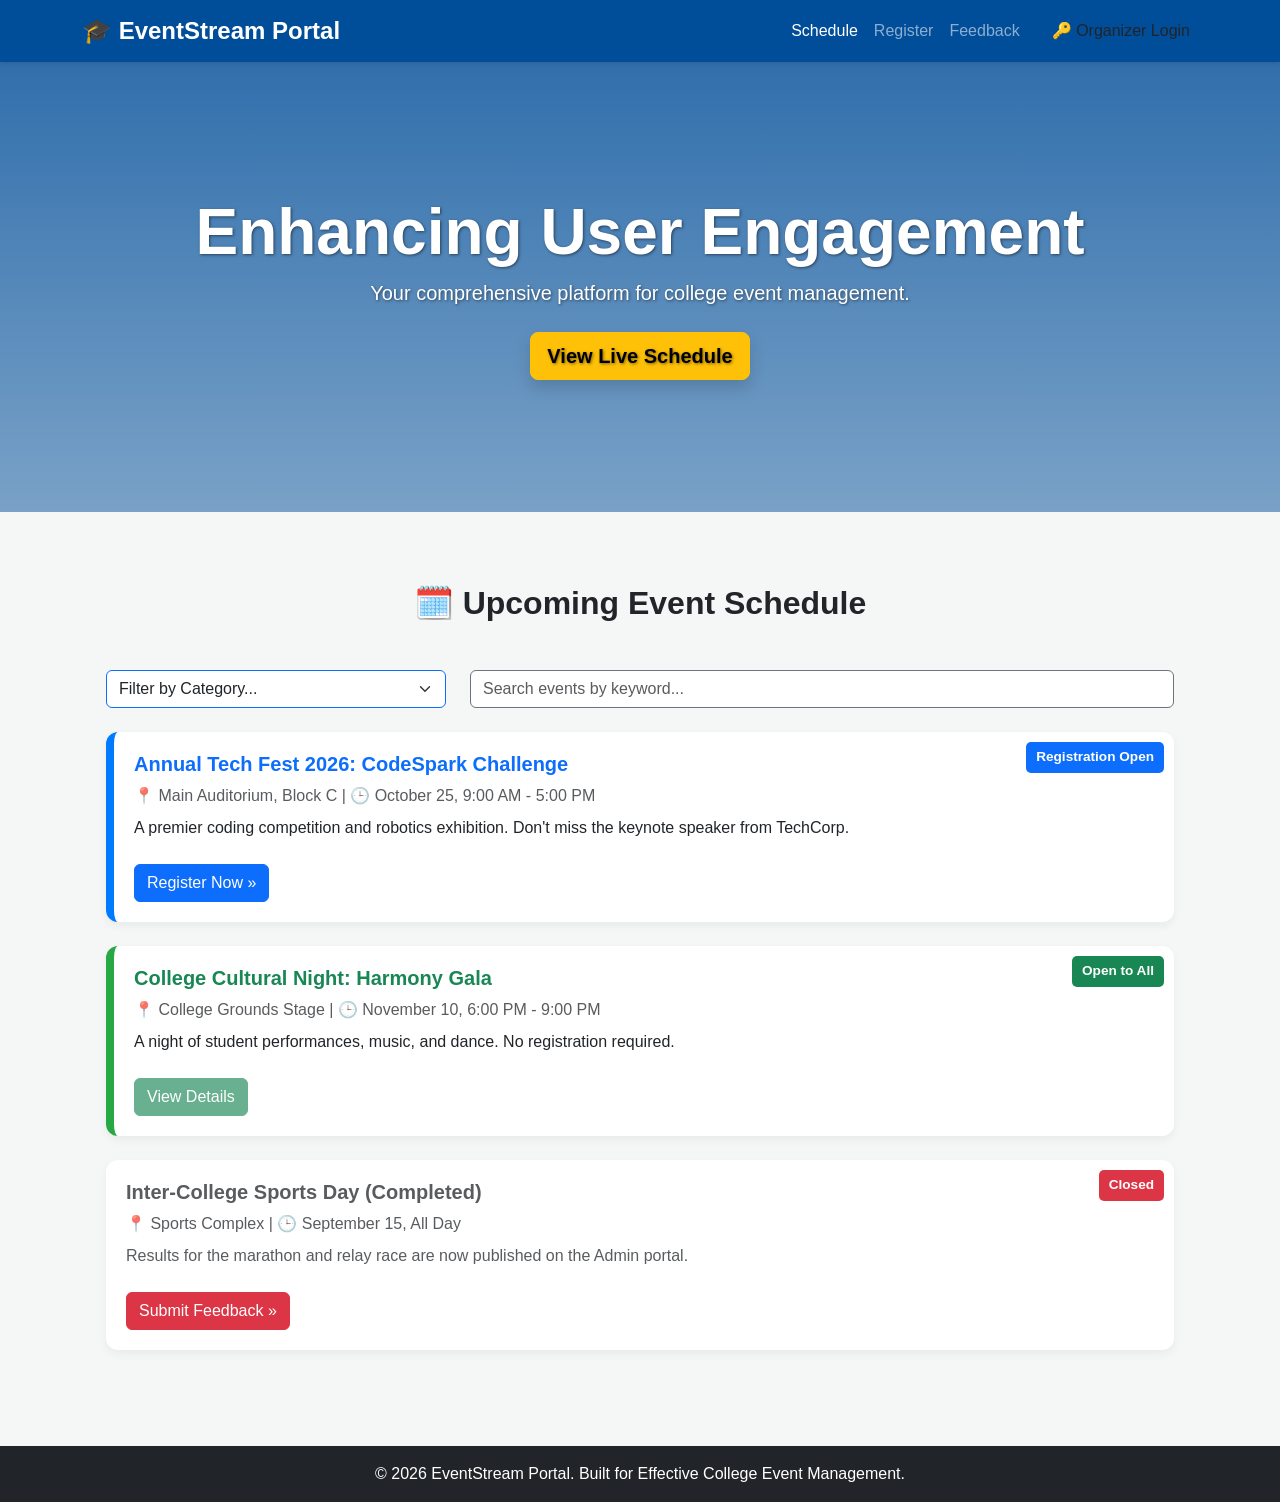
<file: index.html>
<!DOCTYPE html>
<html lang="en">
<head>
    <meta charset="UTF-8">
    <meta name="viewport" content="width=device-width, initial-scale=1.0">
    <title>College Event Portal - Home & Schedule</title>
    <link href="https://cdn.jsdelivr.net/npm/bootstrap@5.3.3/dist/css/bootstrap.min.css" rel="stylesheet">
    <link href="style.css" rel="stylesheet">
</head>
<body>

    <nav class="navbar navbar-expand-lg navbar-dark bg-dark sticky-top">
        <div class="container">
            <a class="navbar-brand" href="index.html">🎓 EventStream Portal</a>
            <button class="navbar-toggler" type="button" data-bs-toggle="collapse" data-bs-target="#navbarNav">
                <span class="navbar-toggler-icon"></span>
            </button>
            <div class="collapse navbar-collapse" id="navbarNav">
                <ul class="navbar-nav ms-auto">
                    <li class="nav-item"><a class="nav-link active" href="#schedule">Schedule</a></li>
                    <li class="nav-item"><a class="nav-link" href="registration_page.html">Register</a></li>
                    <li class="nav-item"><a class="nav-link" href="feedback_page.html">Feedback</a></li>
                    <li class="nav-item"><a class="nav-link btn btn-warning text-dark ms-lg-3" href="admin_dashboard.html">🔑 Organizer Login</a></li>
                </ul>
            </div>
        </div>
    </nav>

    <header class="hero-section text-center d-flex align-items-center">
        <div class="container">
            <h1 class="display-3 fw-bold">Enhancing User Engagement</h1>
            <p class="lead mb-4">Your comprehensive platform for college event management.</p>
            <a href="#schedule" class="btn btn-primary btn-lg shadow">View Live Schedule</a>
        </div>
    </header>

    <main class="container my-5">

        <section id="schedule" class="mb-5 p-4">
            <h2 class="text-center mb-5 fw-bold">🗓️ Upcoming Event Schedule</h2>
            
            <div class="row mb-4">
                <div class="col-md-4">
                    <select class="form-select border-primary" aria-label="Filter by Category">
                        <option selected>Filter by Category...</option>
                        <option value="1">Tech & Coding</option>
                        <option value="2">Sports</option>
                        <option value="3">Culture & Arts</option>
                    </select>
                </div>
                <div class="col-md-8">
                    <input type="text" class="form-control border-secondary" placeholder="Search events by keyword...">
                </div>
            </div>

            <div class="card event-card mb-4 card-border-primary">
                <div class="card-body">
                    <h5 class="card-title fw-bold text-primary">Annual Tech Fest 2026: CodeSpark Challenge</h5>
                    <p class="card-text text-muted mb-2">📍 Main Auditorium, Block C | 🕒 October 25, 9:00 AM - 5:00 PM</p>
                    <p class="card-text">A premier coding competition and robotics exhibition. Don't miss the keynote speaker from TechCorp.</p>
                    <span class="event-status bg-primary text-white">Registration Open</span>
                    <a href="registration_page.html?event=TechFest" class="btn btn-primary mt-2">Register Now &raquo;</a>
                </div>
            </div>

            <div class="card event-card mb-4 card-border-success">
                <div class="card-body">
                    <h5 class="card-title fw-bold text-success">College Cultural Night: Harmony Gala</h5>
                    <p class="card-text text-muted mb-2">📍 College Grounds Stage | 🕒 November 10, 6:00 PM - 9:00 PM</p>
                    <p class="card-text">A night of student performances, music, and dance. No registration required.</p>
                    <span class="event-status bg-success text-white">Open to All</span>
                    <a href="#" class="btn btn-success mt-2 disabled">View Details</a>
                </div>
            </div>

            <div class="card event-card mb-4 border-left-danger text-muted">
                <div class="card-body">
                    <h5 class="card-title fw-bold">Inter-College Sports Day (Completed)</h5>
                    <p class="card-text text-muted mb-2">📍 Sports Complex | 🕒 September 15, All Day</p>
                    <p class="card-text">Results for the marathon and relay race are now published on the Admin portal.</p>
                    <span class="event-status bg-danger text-white">Closed</span>
                    <a href="feedback_page.html?event=SportsDay" class="btn btn-danger mt-2">Submit Feedback &raquo;</a>
                </div>
            </div>

        </section>

    </main>

    <footer class="bg-dark text-white text-center py-3 mt-5">
        <p class="mb-0">&copy; 2026 EventStream Portal. Built for Effective College Event Management.</p>
    </footer>

    <script src="https://cdn.jsdelivr.net/npm/bootstrap@5.3.3/dist/js/bootstrap.bundle.min.js"></script>
</body>
</html>
</file>
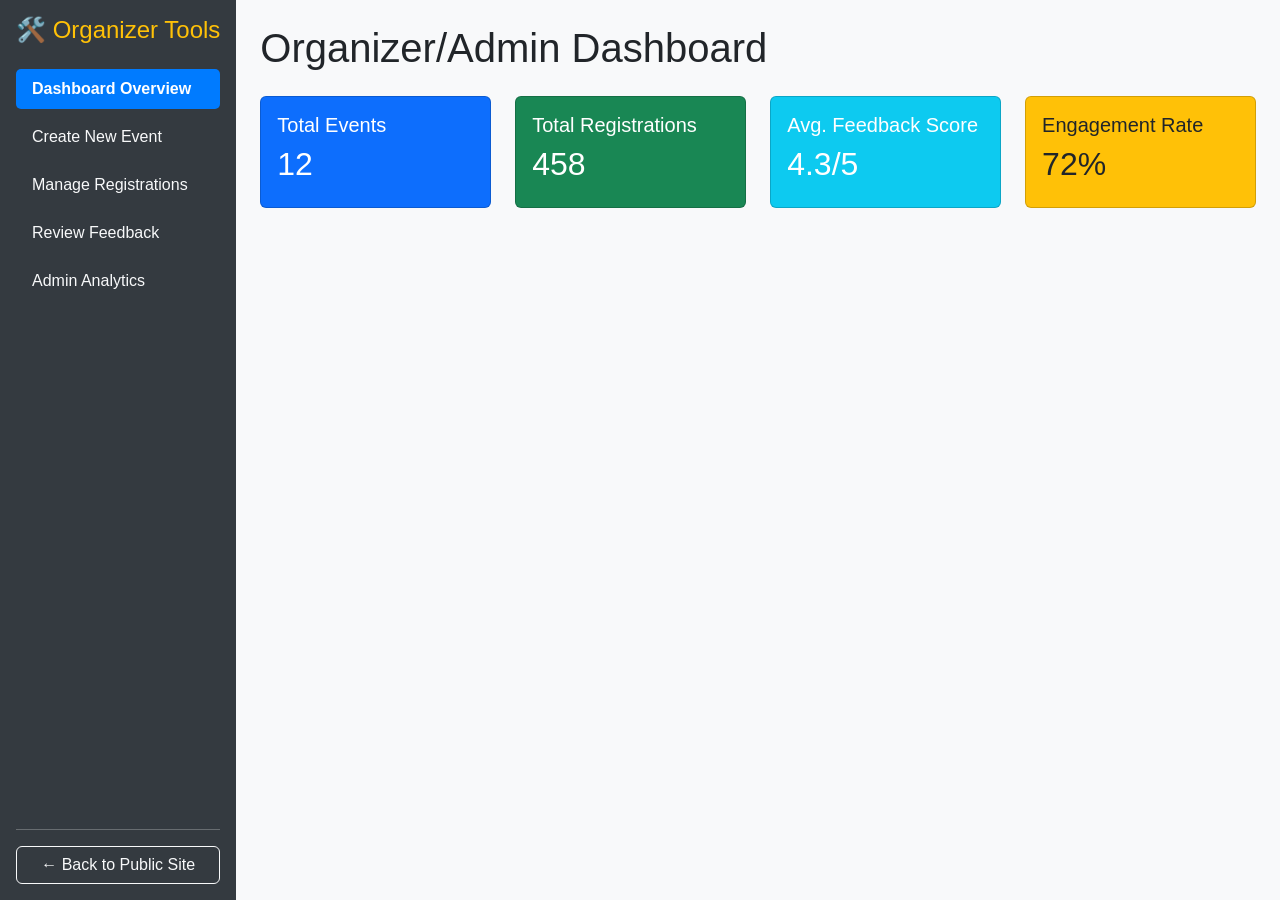
<file: admin_dashboard.html>
<!DOCTYPE html>
<html lang="en">
<head>
    <meta charset="UTF-8">
    <meta name="viewport" content="width=device-width, initial-scale=1.0">
    <title>Organizer Dashboard</title>
    <link href="https://cdn.jsdelivr.net/npm/bootstrap@5.3.3/dist/css/bootstrap.min.css" rel="stylesheet">
    <link href="style.css" rel="stylesheet">
    <style>
        .sidebar {
            height: 100vh;
            background-color: #343a40;
        }
        .main-content {
            background-color: #f8f9fa;
        }
    </style>
</head>
<body>

    <div class="d-flex">
        <div class="sidebar text-white p-3 d-flex flex-column">
            <h4 class="mb-4 text-warning">🛠️ Organizer Tools</h4>
            <ul class="nav nav-pills flex-column mb-auto">
                <li class="nav-item mb-2"><a href="#" class="nav-link active" data-bs-toggle="pill" data-bs-target="#overview">Dashboard Overview</a></li>
                <li class="nav-item mb-2"><a href="#" class="nav-link text-white" data-bs-toggle="pill" data-bs-target="#new-event">Create New Event</a></li>
                <li class="nav-item mb-2"><a href="#" class="nav-link text-white" data-bs-toggle="pill" data-bs-target="#registrations">Manage Registrations</a></li>
                <li class="nav-item mb-2"><a href="#" class="nav-link text-white" data-bs-toggle="pill" data-bs-target="#feedback-data">Review Feedback</a></li>
                <li class="nav-item mb-2"><a href="#" class="nav-link text-white" data-bs-toggle="pill" data-bs-target="#analytics">Admin Analytics</a></li>
            </ul>
            <hr class="text-white">
            <a href="index.html" class="btn btn-outline-light">← Back to Public Site</a>
        </div>

        <div class="main-content flex-grow-1 p-4">
            <h1 class="mb-4">Organizer/Admin Dashboard</h1>

            <div class="tab-content" id="v-pills-tabContent">
                <div class="tab-pane fade show active" id="overview">
                    <div class="row">
                        <div class="col-md-3 mb-4"><div class="card p-3 bg-primary text-white"><h5>Total Events</h5><h2>12</h2></div></div>
                        <div class="col-md-3 mb-4"><div class="card p-3 bg-success text-white"><h5>Total Registrations</h5><h2>458</h2></div></div>
                        <div class="col-md-3 mb-4"><div class="card p-3 bg-info text-white"><h5>Avg. Feedback Score</h5><h2>4.3/5</h2></div></div>
                        <div class="col-md-3 mb-4"><div class="card p-3 bg-warning text-dark"><h5>Engagement Rate</h5><h2>72%</h2></div></div>
                    </div>
                </div>

                <div class="tab-pane fade" id="registrations">
                    <h3>Manage Registrations: Tech Fest</h3>
                    <p class="text-muted">Current Capacity: 210/250 (84%)</p>
                    <button class="btn btn-sm btn-outline-success mb-3">⬇️ Export to CSV</button>
                    <table class="table table-striped">
                        <thead>
                            <tr><th>Ticket ID</th><th>Name</th><th>Email</th><th>Team Name</th><th>Action</th></tr>
                        </thead>
                        <tbody>
                            <tr><td>4527-ABX</td><td>John Doe</td><td>john.doe@...</td><td>Alpha Squad</td><td><button class="btn btn-sm btn-danger">Unregister</button></td></tr>
                            <tr><td>4528-CDE</td><td>Jane Smith</td><td>jane.s@...</td><td>Solo</td><td><button class="btn btn-sm btn-danger">Unregister</button></td></tr>
                        </tbody>
                    </table>
                </div>

                <div class="tab-pane fade" id="feedback-data">
                    <h3>Review Feedback</h3>
                    <div class="alert alert-info">
                        <h5 class="alert-heading">Tech Fest Feedback Summary</h5>
                        <p>Average Rating: **4.5/5**. Key trend: **Food service needs improvement.**</p>
                    </div>
                    <ul class="list-group">
                        <li class="list-group-item">**Rating:** 5/5 | **Event:** Tech Fest | *Amazing speakers, very organized.* (Submitted Anonymously)</li>
                        <li class="list-group-item">**Rating:** 2/5 | **Event:** Cultural Night | *Long queues for entry.* - Jane Smith</li>
                    </ul>
                </div>
                
                <div class="tab-pane fade" id="analytics">
                    <h3>System Analytics (Admin Only)</h3>
                    <p class="lead text-primary">High-Level Metrics and Audit Log Review.</p>
                    <p>This section would display charts showing event distribution, peak registration times, and a full system audit log.</p>
                </div>
                
                <div class="tab-pane fade" id="new-event">
                    <h3>Create New Event</h3>
                    <div class="alert alert-warning">
                        <p>This would be a detailed multi-step form to define event parameters, registration fields, and capacity.</p>
                    </div>
                    <form>
                        <div class="mb-3"><label class="form-label">Event Name</label><input type="text" class="form-control"></div>
                        <div class="mb-3"><label class="form-label">Registration Capacity</label><input type="number" class="form-control" value="100"></div>
                        <button type="submit" class="btn btn-primary">Publish Event</button>
                    </form>
                </div>

            </div>
        </div>
    </div>

    <script src="https://cdn.jsdelivr.net/npm/bootstrap@5.3.3/dist/js/bootstrap.bundle.min.js"></script>

    <script>
        document.querySelectorAll('.nav-link').forEach(link => {
            link.addEventListener('click', function() {
                // Remove 'active' and 'show' from all tabs
                document.querySelectorAll('.tab-pane').forEach(tab => {
                    tab.classList.remove('active', 'show');
                });
                // Add 'active' to the clicked tab in the sidebar
                document.querySelectorAll('.nav-link').forEach(l => l.classList.remove('active'));
                this.classList.add('active');

                // Show the corresponding content tab
                const targetId = this.getAttribute('data-bs-target');
                document.querySelector(targetId).classList.add('active', 'show');
            });
        });
    </script>
</body>
</html>
</file>
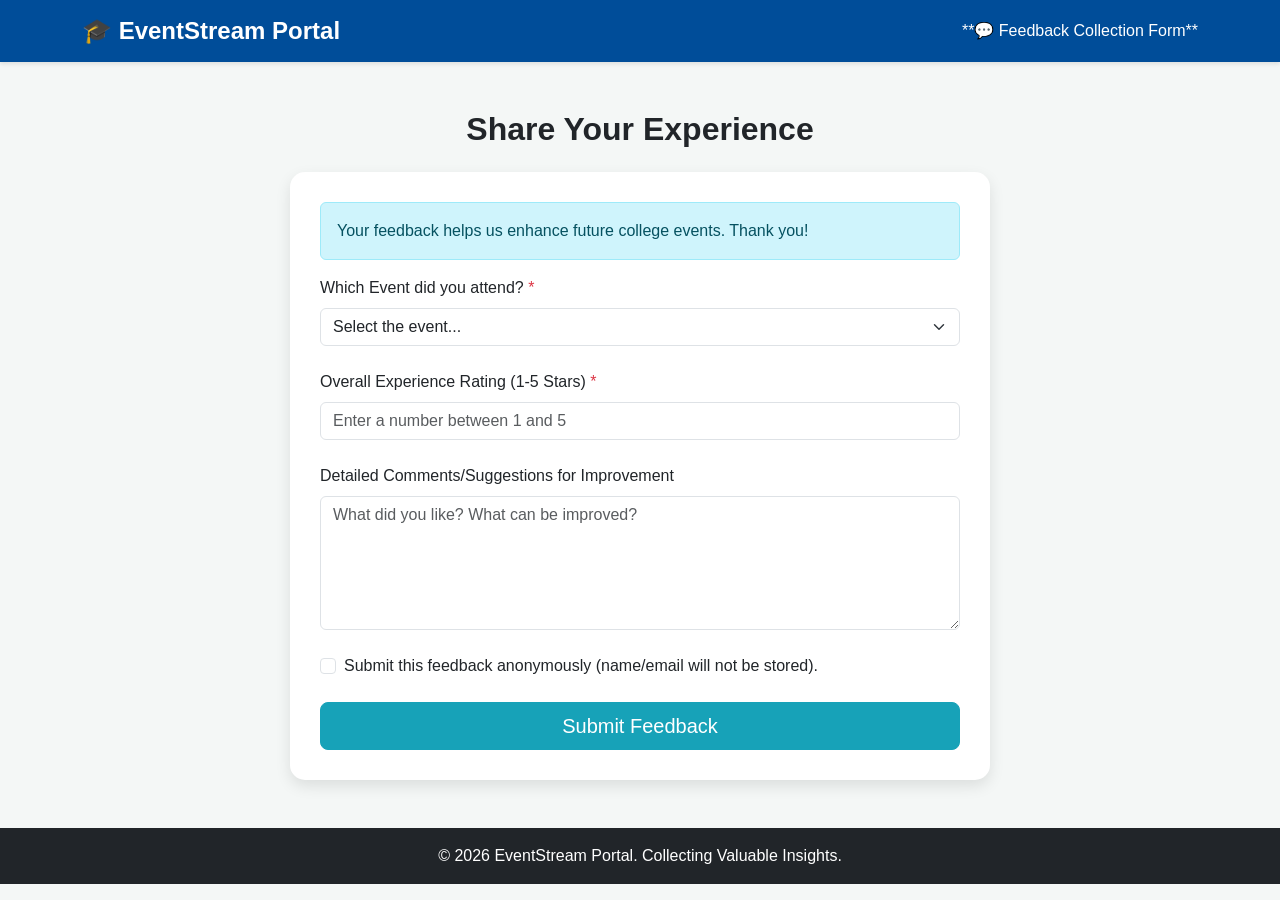
<file: feedback_page.html>
<!DOCTYPE html>
<html lang="en">
<head>
    <meta charset="UTF-8">
    <meta name="viewport" content="width=device-width, initial-scale=1.0">
    <title>Event Feedback</title>
    <link href="https://cdn.jsdelivr.net/npm/bootstrap@5.3.3/dist/css/bootstrap.min.css" rel="stylesheet">
    <link href="style.css" rel="stylesheet">
</head>
<body>
    <nav class="navbar navbar-expand-lg navbar-dark bg-dark sticky-top">
        <div class="container">
            <a class="navbar-brand" href="index.html">🎓 EventStream Portal</a>
            <span class="navbar-text ms-auto text-white">
                **💬 Feedback Collection Form**
            </span>
        </div>
    </nav>
    <main class="container my-5">
        <h2 class="text-center mb-4 fw-bold">Share Your Experience</h2>
        <div class="form-section bg-white">
            <form id="feedbackForm">
                <div class="alert alert-info" role="alert">
                    Your feedback helps us enhance future college events. Thank you!
                </div>
                <div class="mb-4">
                    <label for="feedbackEvent" class="form-label">Which Event did you attend? <span class="text-danger">*</span></label>
                    <select class="form-select" id="feedbackEvent" required>
                        <option selected disabled value="">Select the event...</option>
                        <option>Annual Tech Fest 2026</option>
                        <option>College Cultural Night</option>
                        <option>Inter-College Sports Day</option>
                        <option>General Platform Feedback</option>
                    </select>
                </div>
                <div class="mb-4">
                    <label for="rating" class="form-label">Overall Experience Rating (1-5 Stars) <span class="text-danger">*</span></label>
                    <input type="number" class="form-control" id="rating" min="1" max="5" required placeholder="Enter a number between 1 and 5">
                </div>
                <div class="mb-4">
                    <label for="comments" class="form-label">Detailed Comments/Suggestions for Improvement</label>
                    <textarea class="form-control" id="comments" rows="5" placeholder="What did you like? What can be improved?"></textarea>
                </div>
                <div class="form-check mb-4">
                    <input class="form-check-input" type="checkbox" value="" id="anonymousCheck">
                    <label class="form-check-label" for="anonymousCheck">
                        Submit this feedback anonymously (name/email will not be stored).
                    </label>
                </div>
                <button type="submit" class="btn btn-info text-white btn-lg w-100">Submit Feedback</button>
                <div id="feedbackMessage" class="mt-3 text-center d-none alert alert-info fw-bold"></div>
            </form>
        </div>
    </main>
    <footer class="bg-dark text-white text-center py-3 mt-5">
        <p class="mb-0">&copy; 2026 EventStream Portal. Collecting Valuable Insights.</p>
    </footer>
    <script src="https://cdn.jsdelivr.net/npm/bootstrap@5.3.3/dist/js/bootstrap.bundle.min.js"></script>
    <script>
        document.getElementById('feedbackForm').addEventListener('submit', function(e) {
            e.preventDefault();
            const messageDiv = document.getElementById('feedbackMessage');
            messageDiv.textContent = `🙏 Thank you for your feedback! It has been recorded. Redirecting...`;
            messageDiv.classList.remove('d-none');
            this.reset();
            setTimeout(() => {
                // Redirect back to main page after success
                window.location.href = 'index.html'; 
            }, 3000);
        });
    </script>
</body>
</html>
</file>
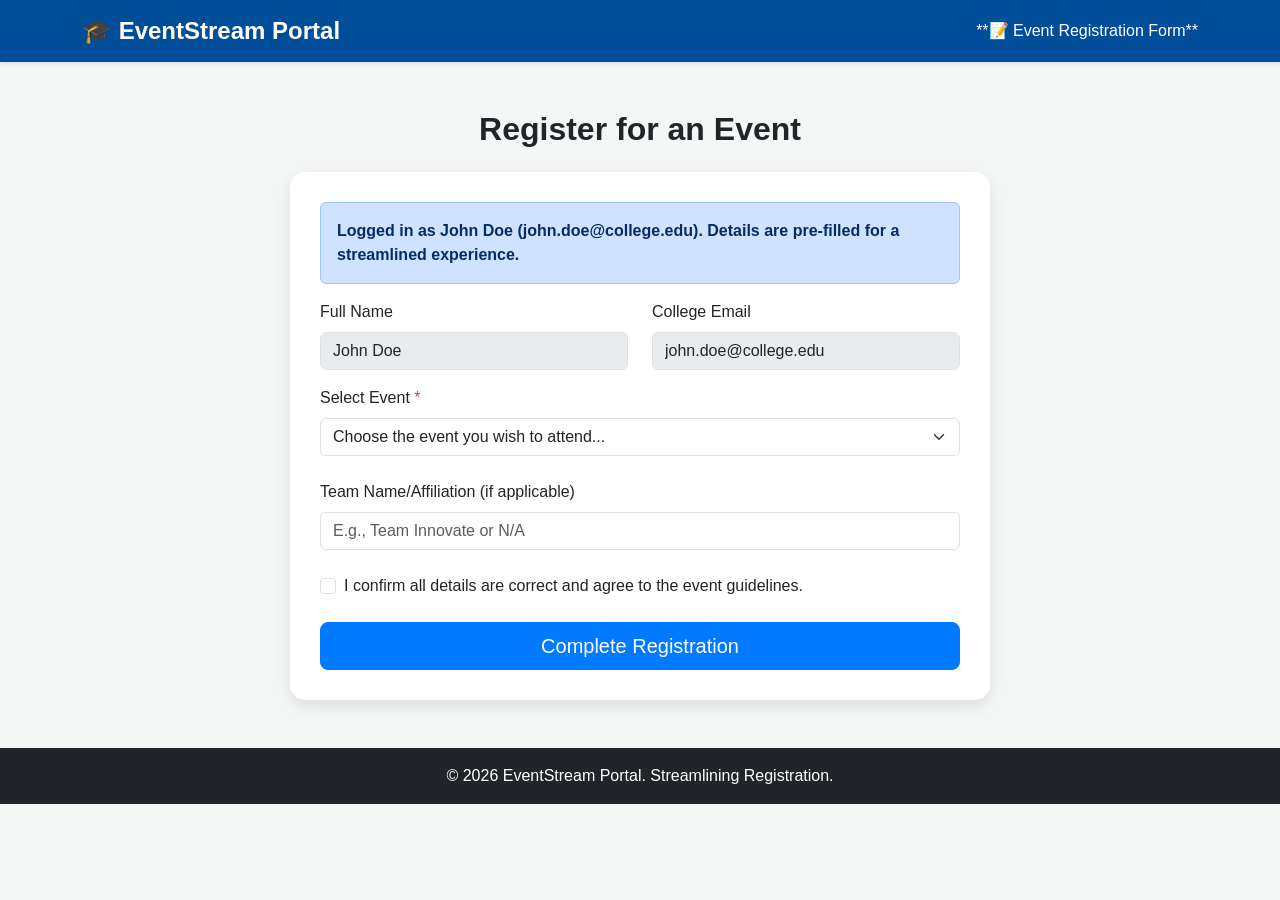
<file: registration_page.html>
<!DOCTYPE html>
<html lang="en">
<head>
    <meta charset="UTF-8">
    <meta name="viewport" content="width=device-width, initial-scale=1.0">
    <title>Event Registration</title>
    <link href="https://cdn.jsdelivr.net/npm/bootstrap@5.3.3/dist/css/bootstrap.min.css" rel="stylesheet">
    <link href="style.css" rel="stylesheet">
</head>
<body>
    <nav class="navbar navbar-expand-lg navbar-dark bg-dark sticky-top">
        <div class="container">
            <a class="navbar-brand" href="index.html">🎓 EventStream Portal</a>
            <span class="navbar-text ms-auto text-white">
                **📝 Event Registration Form**
            </span>
        </div>
    </nav>
    <main class="container my-5">
        <h2 class="text-center mb-4 fw-bold">Register for an Event</h2>
        <div class="form-section bg-white">
            <form id="registrationForm">
                <div class="alert alert-primary fw-bold" role="alert">
                    Logged in as John Doe (john.doe@college.edu). Details are pre-filled for a streamlined experience.
                </div>
                <div class="row">
                    <div class="col-md-6 mb-3">
                        <label for="regName" class="form-label">Full Name</label>
                        <input type="text" class="form-control" id="regName" value="John Doe" disabled>
                    </div>
                    <div class="col-md-6 mb-3">
                        <label for="regEmail" class="form-label">College Email</label>
                        <input type="email" class="form-control" id="regEmail" value="john.doe@college.edu" disabled>
                    </div>
                </div>
                <div class="mb-4">
                    <label for="regEvent" class="form-label">Select Event <span class="text-danger">*</span></label>
                    <select class="form-select" id="regEvent" required>
                        <option selected disabled value="">Choose the event you wish to attend...</option>
                        <option value="CodeSpark">Annual Tech Fest 2026: CodeSpark Challenge</option>
                        <option value="Debate">Inter-College Debate Competition</option>
                    </select>
                </div>
                <div class="mb-4">
                    <label for="regTeamName" class="form-label">Team Name/Affiliation (if applicable)</label>
                    <input type="text" class="form-control" id="regTeamName" placeholder="E.g., Team Innovate or N/A">
                </div>
                <div class="form-check mb-4">
                    <input class="form-check-input" type="checkbox" value="" id="flexCheckDefault" required>
                    <label class="form-check-label" for="flexCheckDefault">
                        I confirm all details are correct and agree to the event guidelines.
                    </label>
                </div>
                <button type="submit" class="btn btn-primary btn-lg w-100">Complete Registration</button>
                <div id="registrationMessage" class="mt-3 text-center d-none alert alert-success fw-bold"></div>
            </form>
        </div>
    </main>
    <footer class="bg-dark text-white text-center py-3 mt-5">
        <p class="mb-0">&copy; 2026 EventStream Portal. Streamlining Registration.</p>
    </footer>
    <script src="https://cdn.jsdelivr.net/npm/bootstrap@5.3.3/dist/js/bootstrap.bundle.min.js"></script>
    <script>
        document.getElementById('registrationForm').addEventListener('submit', function(e) {
            e.preventDefault();
            const eventName = document.getElementById('regEvent').options[document.getElementById('regEvent').selectedIndex].text;
            const messageDiv = document.getElementById('registrationMessage');
            messageDiv.textContent = `✅ Success! You're registered for ${eventName}. Your QR Ticket ID is now visible on your dashboard. Redirecting...`;
            messageDiv.classList.remove('d-none');
            this.reset();
            setTimeout(() => {
                // Redirect back to main page after success
                window.location.href = 'index.html#schedule';
            }, 3000);
        });
    </script>
</body>
</html>
</file>
<file: style.css>
body {
    font-family: 'Segoe UI', Tahoma, Geneva, Verdana, sans-serif;
    background-color: #f4f7f6;
}

/* Navigation Bar */
.navbar-dark {
    background-color: #004d99 !important; /* Deep Blue for professionalism */
    box-shadow: 0 2px 4px rgba(0, 0, 0, 0.1);
}
.navbar-brand {
    font-size: 1.5rem;
    font-weight: 700;
}

/* Hero Section Style */
.hero-section {
    background: linear-gradient(rgba(0, 77, 153, 0.8), rgba(0, 77, 153, 0.5)), 
                url('https://picsum.photos/1200/400?random=events') no-repeat center center;
    background-size: cover;
    height: 450px;
    color: white;
    text-shadow: 1px 1px 3px rgba(0, 0, 0, 0.5);
    padding: 100px 0;
}
.hero-section .btn-primary {
    background-color: #ffc107; /* Amber/Warning color for contrast */
    border-color: #ffc107;
    color: #000;
    font-weight: bold;
    transition: all 0.3s ease;
}
.hero-section .btn-primary:hover {
    background-color: #e0a800;
    border-color: #e0a800;
}

/* Schedule Card Design */
.event-card {
    border: none;
    border-radius: 12px;
    transition: transform 0.3s ease, box-shadow 0.3s ease;
    overflow: hidden;
    position: relative;
    box-shadow: 0 4px 10px rgba(0, 0, 0, 0.05);
}
.event-card:hover {
    transform: translateY(-5px);
    box-shadow: 0 8px 20px rgba(0, 0, 0, 0.1);
}
.card-border-primary {
    border-left: 8px solid #007bff; /* Bright blue accent */
}
.card-border-success {
    border-left: 8px solid #28a745; /* Green accent */
}
.card-body {
    padding: 20px;
}
.event-status {
    position: absolute;
    top: 10px;
    right: 10px;
    padding: 5px 10px;
    border-radius: 5px;
    font-size: 0.85rem;
    font-weight: bold;
}

/* Form Styles */
.form-section {
    max-width: 700px;
    margin: 0 auto;
    padding: 30px;
    border-radius: 15px;
    box-shadow: 0 6px 15px rgba(0, 0, 0, 0.1);
}
.form-section .btn-primary {
    background-color: #007bff;
    border-color: #007bff;
}
.form-section .btn-info {
    background-color: #17a2b8;
    border-color: #17a2b8;
}

/* Dashboard Sidebar (Admin) */
.sidebar {
    height: 100vh;
    background-color: #212529; /* Darker than Navbar */
    box-shadow: 2px 0 5px rgba(0, 0, 0, 0.1);
}
.sidebar .nav-link {
    color: #f8f9fa !important;
    border-radius: 5px;
    transition: background-color 0.3s;
}
.sidebar .nav-link:hover {
    background-color: #343a40;
}
.sidebar .nav-link.active {
    background-color: #007bff !important;
    color: white !important;
    font-weight: bold;
}
</file>
